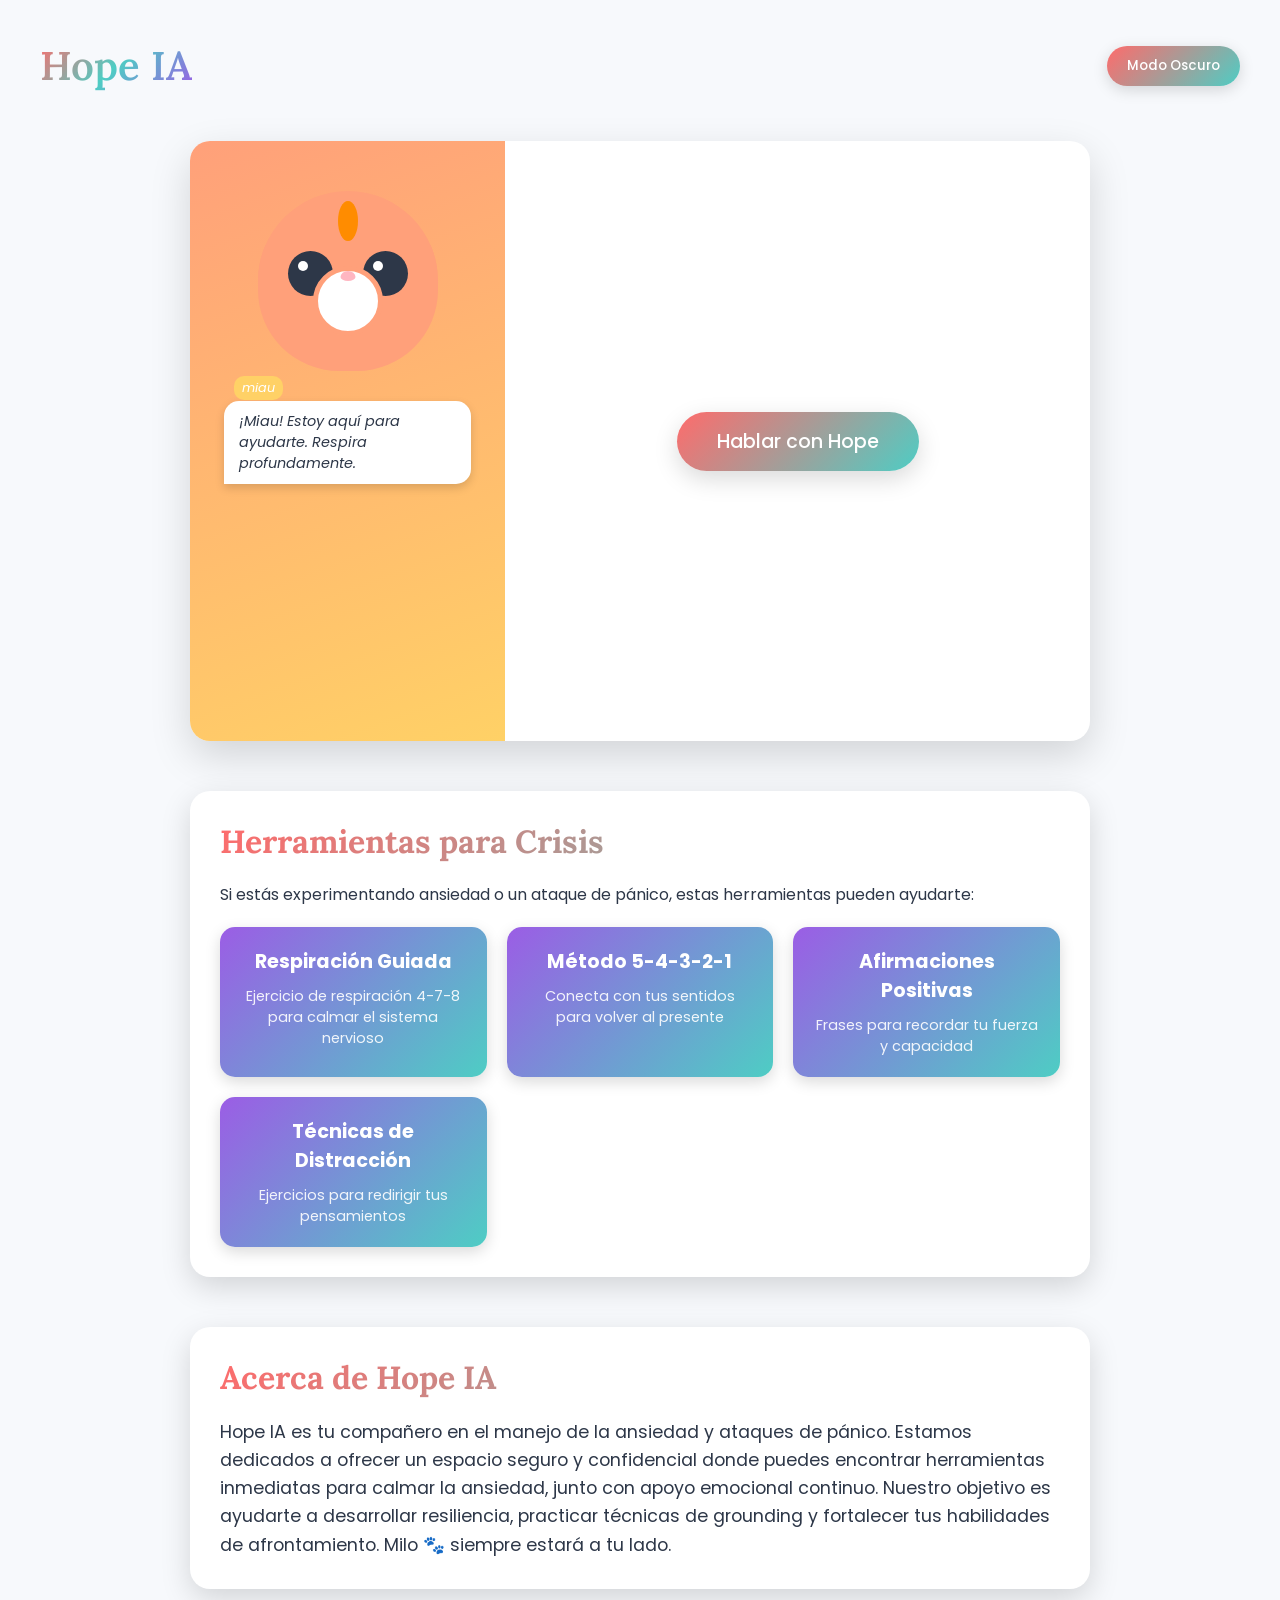
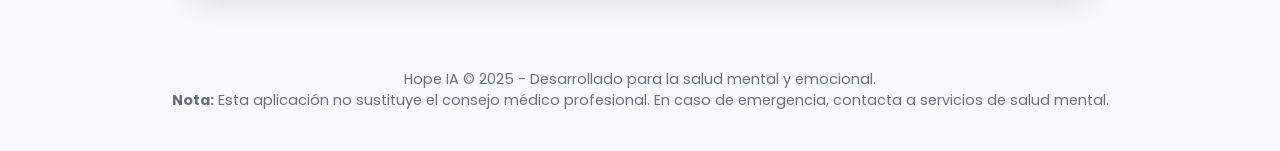
<file: index.html>
<!DOCTYPE html>
<html lang="es">
<head>
    <meta charset="UTF-8">
    <meta name="viewport" content="width=device-width, initial-scale=1.0">
    <title>Hope IA - Asistente para Crisis de Ansiedad</title>
    <link href="https://fonts.googleapis.com/css2?family=Lora:wght@400;500;600&family=Poppins:wght@300;400;500;600&display=swap" rel="stylesheet">
    <style>
        /* --- 1. Variables y Configuración Global --- */
        :root {
            --color-principal: #FF6B6B; /* Rojo vibrante */
            --color-secundario: #4ECDC4; /* Turquesa brillante */
            --color-acento: #FFD166; /* Amarillo vibrante */
            --color-auxiliar: #9B5DE5; /* Púrpura vibrante */
            --color-milo-base: #FFA07A; /* Salmón Claro para el cuerpo de Milo */
            --color-milo-rayas: #FF8C00; /* Naranja Oscuro para rayas */
            --color-milo-blanco: #FFFFFF; /* Blanco para pecho y hocico */
            --color-milo-base-milo: #FFA07A;
            --color-milo-rayas-milo: #FF8C00;
            --color-milo-blanco-milo: #FFFFFF;
            --color-milo-negro-milo: #2D3748;
            --fondo-claro: #F7F9FC;
            --texto-oscuro: #2D3748;
            --sombra: rgba(0, 0, 0, 0.15);
            --transicion: all 0.4s cubic-bezier(0.25, 0.46, 0.45, 0.94);
        }
        .modo-oscuro {
            --color-principal: #FF8A8A;
            --color-secundario: #6CE5E5;
            --color-acento: #FFE166;
            --color-auxiliar: #B18AFF;
            --color-milo-base: #9A634E;
            --color-milo-rayas: #CC8400;
            --color-milo-blanco: #E0E0E0;
            --fondo-claro: #1F2532;
            --texto-oscuro: #E0E0E0;
            --sombra: rgba(0, 0, 0, 0.4);
        }

        * {
            margin: 0;
            padding: 0;
            box-sizing: border-box;
            transition: color var(--transicion), background-color var(--transicion), box-shadow var(--transicion);
        }

        body {
            font-family: 'Poppins', sans-serif;
            background-color: var(--fondo-claro);
            color: var(--texto-oscuro);
            min-height: 100vh;
            display: flex;
            flex-direction: column;
            align-items: center;
            padding: 20px;
        }

        .container {
            width: 100%;
            max-width: 1200px;
            display: flex;
            flex-direction: column;
            align-items: center;
            gap: 30px;
        }

        /* --- 2. Header y Logo --- */
        header {
            display: flex;
            justify-content: space-between;
            align-items: center;
            width: 100%;
            padding: 20px 0;
        }

        .logo {
            display: flex;
            align-items: center;
            gap: 15px;
        }

        .logo h1 {
            font-family: 'Lora', serif;
            font-size: 2.5rem;
            font-weight: 600;
            background: linear-gradient(135deg, var(--color-principal), var(--color-secundario), var(--color-auxiliar));
            -webkit-background-clip: text;
            background-clip: text;
            color: transparent;
        }
        
        /* Botón de Modo Oscuro */
        .modo-toggle {
            background: linear-gradient(135deg, var(--color-principal), var(--color-secundario));
            border: none;
            border-radius: 50px;
            padding: 10px 20px;
            color: white;
            font-family: 'Poppins', sans-serif;
            font-weight: 500;
            cursor: pointer;
            box-shadow: 0 4px 15px var(--sombra);
            display: flex;
            align-items: center;
            gap: 8px;
        }

        .modo-toggle:hover {
            transform: translateY(-2px);
            box-shadow: 0 6px 20px var(--sombra);
        }

        /* --- 3. Contenedor de Chat --- */
        .chat-container {
            width: 100%;
            max-width: 900px;
            height: 600px;
            background: var(--color-milo-blanco);
            border-radius: 20px;
            box-shadow: 0 15px 40px var(--sombra);
            overflow: hidden;
            display: flex;
        }
        .chat-interface{
            height: 100% !important;
        }
        .modo-oscuro .chat-container {
            background: #2D3748;
        }

        /* --- 4. Sidebar de Milo (El Gato) --- */
        .milo-sidebar {
            width: 35%;
            background: linear-gradient(160deg, var(--color-milo-base), var(--color-acento));
            display: flex;
            flex-direction: column;
            align-items: center;
            padding: 20px;
            position: relative;
            overflow: hidden;
        }

        .modo-oscuro .milo-sidebar {
            background: linear-gradient(160deg, var(--color-milo-base), var(--color-acento));
        }

        /* Dibujo de Milo basado en la imagen */
        .milo-character {
            width: 180px;
            height: 180px;
            position: relative;
            margin-top: 30px;
            animation: flotar 4s ease-in-out infinite;
        }
        
        .milo-cuerpo-base {
            position: absolute;
            width: 100%;
            height: 100%;
            background: var(--color-milo-base);
            border-radius: 50%;
            clip-path: polygon(0 30%, 100% 30%, 100% 100%, 0 100%);
        }
        
        .milo-cabeza {
            position: absolute;
            top: 0;
            left: 0;
            width: 100%;
            height: 100%;
            background: var(--color-milo-base-milo);
            border-radius: 50% 50% 45% 45%;
        }

        .milo-oreja-izq, .milo-oreja-der {
            position: absolute;
            width: 40px;
            height: 50px;
            background: var(--color-milo-base-milo);
            border-radius: 50% 50% 0 0;
            top: -15px;
            z-index: -1;
        }
        
        .milo-oreja-izq { left: 15px; transform: rotate(-10deg); }
        .milo-oreja-der { right: 15px; transform: rotate(10deg); }

        .milo-interior-oreja {
            position: absolute;
            width: 20px;
            height: 30px;
            background: var(--color-milo-blanco-milo);
            border-radius: 50% 50% 0 0;
            top: 10px;
            left: 10px;
        }
        
        .milo-oreja-der .milo-interior-oreja { left: 10px; }
        
        /* Rayas */
        .milo-raya-frente {
            position: absolute;
            top: 10px;
            left: 50%;
            transform: translateX(-50%);
            width: 20px;
            height: 40px;
            background: var(--color-milo-rayas);
            border-radius: 50%;
        }
        
        /* Pecho Blanco */
        .milo-pecho {
            position: absolute;
            bottom: 35px;
            left: 50%;
            transform: translateX(-50%);
            width: 70px;
            height: 70px;
            background: var(--color-milo-blanco-milo);
            border-radius: 50%;
            z-index: 1;
            border: 5px solid var(--color-milo-base-milo);
        }

        /* Ojos grandes y negros */
        .milo-ojo-base {
            position: absolute;
            top: 60px;
            width: 45px;
            height: 45px;
            background: var(--color-milo-negro-milo);
            border-radius: 50%;
        }

        .milo-ojo-izq { left: 30px; }
        .milo-ojo-der { right: 30px; }

        /* Brillitos en los ojos */
        .milo-brillo {
            position: absolute;
            top: 10px;
            left: 10px;
            width: 10px;
            height: 10px;
            background: white;
            border-radius: 50%;
        }
        
        .milo-nariz {
            position: absolute;
            top: 80px;
            left: 50%;
            transform: translateX(-50%);
            width: 15px;
            height: 10px;
            background: #FFB6C1; /* Rosa claro */
            border-radius: 50% 50% 50% 50% / 60% 60% 40% 40%;
            z-index: 2;
        }

        .milo-boca {
            position: absolute;
            top: 90px;
            left: 50%;
            transform: translateX(-50%);
            width: 20px;
            height: 10px;
            border-bottom: 2px solid #FF8C00;
            border-radius: 0 0 50% 50%;
        }
        
        .milo-cola {
            position: absolute;
            bottom: 10px;
            right: 10px;
            width: 40px;
            height: 80px;
            background: var(--color-milo-base-milo);
            border-radius: 50% 0 0 50%;
            transform: rotate(-15deg);
            animation: mover-cola 3s ease-in-out infinite;
            z-index: -2;
            border-left: 5px solid var(--color-milo-rayas-milo);
        }

        /* Animaciones */
        @keyframes flotar {
            0%, 100% { transform: translateY(0); }
            50% { transform: translateY(-8px); }
        }

        @keyframes mover-cola {
            0%, 100% { transform: rotate(-15deg); }
            50% { transform: rotate(-5deg); }
        }

        .milo-mensaje {
            background: var(--color-milo-blanco);
            color: var(--texto-oscuro);
            padding: 10px 15px;
            border-radius: 15px 15px 15px 0;
            margin-top: 30px;
            box-shadow: 0 4px 10px var(--sombra);
            position: relative;
            max-width: 90%;
            font-style: italic;
            font-size: 0.9rem;
        }

        .milo-mensaje::before {
            content: "miau";
            position: absolute;
            top: -25px;
            left: 10px;
            background: var(--color-acento);
            color: white;
            padding: 3px 8px;
            border-radius: 10px;
            font-size: 0.8rem;
            animation: flotar-texto 2s infinite;
        }

        .modo-oscuro .milo-mensaje {
            background: #4A5568;
            color: var(--texto-claro);
        }

        @keyframes flotar-texto {
            0%, 100% { transform: translateY(0); opacity: 1; }
            50% { transform: translateY(-5px); opacity: 0.8; }
        }

        /* --- 5. Área de Chat y Mensajes --- */
        .chat-area {
            width: 65%;
            display: flex;
            flex-direction: column;
            padding: 20px;
        }

        .chat-messages-container {
            flex: 1;
            position: relative;
            overflow: hidden;
            margin-bottom: 15px;
            border: 1px solid rgba(0, 0, 0, 0.1);
            border-radius: 10px;
            background: var(--fondo-claro);
            height: 85% !important;
        }

        .chat-messages {
            height: 100%;
            overflow-y: auto;
            padding: 15px;
            display: flex;
            flex-direction: column;
            gap: 15px;
            scroll-behavior: smooth;
        }

        /* Estilos personalizados para la barra de scroll */
        .chat-messages::-webkit-scrollbar {
            width: 12px;
        }

        .chat-messages::-webkit-scrollbar-track {
            background: rgba(0, 0, 0, 0.05);
            border-radius: 10px;
            margin: 5px 0;
        }

        .chat-messages::-webkit-scrollbar-thumb {
            background: var(--color-principal);
            border-radius: 10px;
            border: 2px solid var(--fondo-claro);
        }

        .chat-messages::-webkit-scrollbar-thumb:hover {
            background: var(--color-auxiliar);
        }

        .modo-oscuro .chat-messages::-webkit-scrollbar-track {
            background: rgba(255, 255, 255, 0.05);
        }

        .modo-oscuro .chat-messages::-webkit-scrollbar-thumb {
            border: 2px solid #2D3748;
        }

        .message {
            max-width: 85%;
            padding: 12px 16px;
            border-radius: 15px;
            line-height: 1.5;
            box-shadow: 0 2px 8px rgba(0, 0, 0, 0.1);
            word-wrap: break-word;
            animation: fadeIn 0.3s ease-in;
        }

        @keyframes fadeIn {
            from { opacity: 0; transform: translateY(10px); }
            to { opacity: 1; transform: translateY(0); }
        }

        .user-message {
            align-self: flex-end;
            background: linear-gradient(135deg, var(--color-principal), var(--color-secundario));
            color: white;
            border-radius: 15px 15px 0 15px;
        }

        .hope-message {
            align-self: flex-start;
            background-color: white;
            border: 1px solid rgba(255, 107, 107, 0.3);
            border-radius: 0 15px 15px 15px;
        }

        .modo-oscuro .hope-message {
            background-color: #3A4456;
            color: var(--texto-claro);
            border: 1px solid rgba(255, 138, 138, 0.3);
        }

        .chat-input {
            display: flex;
            gap: 10px;
            padding: 15px 0 0;
            margin-top: 10px;
        }

        .chat-input input {
            flex: 1;
            padding: 12px 18px;
            border: 2px solid var(--color-principal);
            border-radius: 50px;
            background: white;
            box-shadow: inset 0 1px 3px rgba(0, 0, 0, 0.1);
            font-family: 'Poppins', sans-serif;
            color: var(--texto-oscuro);
            font-size: 1rem;
        }

        .modo-oscuro .chat-input input {
            background: #2D3748;
            color: var(--texto-claro);
            border-color: var(--color-principal);
        }

        .chat-input button {
            background: linear-gradient(135deg, var(--color-principal), var(--color-secundario));
            border: none;
            border-radius: 50px;
            padding: 12px 25px;
            color: white;
            font-family: 'Poppins', sans-serif;
            font-weight: 500;
            cursor: pointer;
            box-shadow: 0 4px 15px var(--sombra);
            transition: var(--transicion);
            font-size: 1rem;
        }

        .chat-input button:hover {
            opacity: 0.9;
            transform: translateY(-2px);
            box-shadow: 0 6px 20px var(--sombra);
        }

        .iniciar-chat {
            display: flex;
            justify-content: center;
            align-items: center;
            height: 100%;
        }

        .btn-hablar {
            background: linear-gradient(135deg, var(--color-principal), var(--color-secundario));
            border: none;
            border-radius: 50px;
            padding: 15px 40px;
            color: white;
            font-family: 'Poppins', sans-serif;
            font-size: 1.2rem;
            font-weight: 500;
            cursor: pointer;
            box-shadow: 0 8px 25px var(--sombra);
            transition: var(--transicion);
        }

        .btn-hablar:hover {
            transform: translateY(-3px);
            box-shadow: 0 12px 30px var(--sombra);
        }

        .oculto { display: none !important; }

        /* --- 6. Herramientas de Emergencia --- */
        .herramientas-emergencia {
            width: 100%;
            max-width: 900px;
            background: white;
            border-radius: 20px;
            padding: 30px;
            box-shadow: 0 10px 30px var(--sombra);
            margin-top: 20px;
        }

        .modo-oscuro .herramientas-emergencia {
            background: #2D3748;
            color: var(--texto-claro);
        }

        .herramientas-emergencia h2 {
            font-family: 'Lora', serif;
            font-size: 2rem;
            margin-bottom: 20px;
            background: linear-gradient(135deg, var(--color-principal), var(--color-secundario));
            -webkit-background-clip: text;
            background-clip: text;
            color: transparent;
        }

        .herramientas-grid {
            display: grid;
            grid-template-columns: repeat(auto-fit, minmax(250px, 1fr));
            gap: 20px;
            margin-top: 20px;
        }

        .herramienta {
            background: linear-gradient(135deg, var(--color-auxiliar), var(--color-secundario));
            border-radius: 15px;
            padding: 20px;
            color: white;
            text-align: center;
            cursor: pointer;
            transition: var(--transicion);
            box-shadow: 0 5px 15px var(--sombra);
        }

        .herramienta:hover {
            transform: translateY(-5px);
            box-shadow: 0 10px 20px var(--sombra);
        }

        .herramienta h3 {
            font-size: 1.2rem;
            margin-bottom: 10px;
        }

        .herramienta p {
            font-size: 0.9rem;
            opacity: 0.9;
        }

        /* --- 7. Sobre Nosotros y Footer --- */
        .sobre-nosotros {
            width: 100%;
            max-width: 900px;
            background: white;
            border-radius: 20px;
            padding: 30px;
            box-shadow: 0 10px 30px var(--sombra);
            margin-top: 20px;
        }

        .modo-oscuro .sobre-nosotros {
            background: #2D3748;
            color: var(--texto-claro);
        }

        .sobre-nosotros h2 {
            font-family: 'Lora', serif;
            font-size: 2rem;
            margin-bottom: 20px;
            background: linear-gradient(135deg, var(--color-principal), var(--color-secundario));
            -webkit-background-clip: text;
            background-clip: text;
            color: transparent;
        }

        .sobre-nosotros p {
            line-height: 1.6;
            font-size: 1.1rem;
        }

        footer {
            margin-top: 30px;
            text-align: center;
            color: var(--texto-oscuro);
            font-size: 0.9rem;
            padding: 20px;
            opacity: 0.7;
        }

        .modo-oscuro footer {
            color: var(--texto-claro);
        }

       
        /* --- 9. Estilos para ejercicios --- */
        .ejercicio-activo {
            background: linear-gradient(135deg, var(--color-acento), var(--color-secundario));
            color: white;
            border-radius: 15px;
            padding: 20px;
            margin: 15px 0;
            text-align: center;
            animation: fadeIn 0.5s ease-in;
        }

        .contador-respiracion {
            font-size: 3rem;
            font-weight: bold;
            margin: 20px 0;
            color: var(--color-principal);
            text-shadow: 0 2px 4px rgba(0,0,0,0.2);
        }

        .instrucciones {
            font-size: 1.1rem;
            margin-bottom: 15px;
            font-weight: 500;
        }

        .boton-detener {
            background: var(--color-principal);
            border: none;
            border-radius: 50px;
            padding: 10px 20px;
            color: white;
            font-family: 'Poppins', sans-serif;
            font-weight: 500;
            cursor: pointer;
            margin-top: 10px;
            transition: var(--transicion);
        }

        .boton-detener:hover {
            background: var(--color-auxiliar);
            transform: translateY(-2px);
        }

        /* --- 10. Indicador de scroll --- */
        .scroll-indicator {
            position: absolute;
            bottom: 20px;
            right: 20px;
            background: var(--color-principal);
            color: white;
            width: 40px;
            height: 40px;
            border-radius: 50%;
            display: flex;
            align-items: center;
            justify-content: center;
            cursor: pointer;
            opacity: 0.8;
            transition: var(--transicion);
            z-index: 10;
            box-shadow: 0 4px 12px rgba(0,0,0,0.2);
            font-size: 1.2rem;
        }

        .scroll-indicator:hover {
            opacity: 1;
            transform: scale(1.1);
            background: var(--color-auxiliar);
        }

        /* --- 11. Mensaje de bienvenida --- */
        .mensaje-bienvenida {
            text-align: center;
            padding: 20px;
            color: var(--color-principal);
            font-style: italic;
            border-bottom: 1px solid rgba(0,0,0,0.1);
            margin-bottom: 15px;
        }
    </style>
</head>
<body>
   
    <div class="container">
        <header>
            <div class="logo">
                <div class="logo-img oculto"></div> 
                <h1>Hope IA</h1>
            </div>
            <button class="modo-toggle" id="modoToggle">
                <span id="modoTexto">Modo Oscuro</span>
            </button>
        </header>

        <div class="chat-container">
            <div class="milo-sidebar">
                <div class="milo-character">
                    <div class="milo-cuerpo-base"></div>
                    <div class="milo-cola"></div>
                    <div class="milo-cabeza">
                        <div class="milo-oreja-izq"><div class="milo-interior-oreja"></div></div>
                        <div class="milo-oreja-der"><div class="milo-interior-oreja"></div></div>
                        <div class="milo-raya-frente"></div>
                    </div>
                    <div class="milo-pecho"></div>
                    <div class="milo-ojo-base milo-ojo-izq"><div class="milo-brillo"></div></div>
                    <div class="milo-ojo-base milo-ojo-der"><div class="milo-brillo"></div></div>
                    <div class="milo-nariz"></div>
                    <div class="milo-boca"></div>
                </div>
                <div class="milo-mensaje">
                    ¡Miau! Estoy aquí para ayudarte. Respira profundamente.
                </div>
            </div>
            <div class="chat-area">
                <div class="iniciar-chat" id="iniciarChat">
                    <button class="btn-hablar" id="btnHablar">Hablar con Hope</button>
                </div>
                <div class="chat-interface oculto" id="chatInterface">
                    <div class="chat-messages-container">
                        <div class="chat-messages" id="chatMessages">
                            <div class="mensaje-bienvenida">
                                💬 Conversación con Hope - Puedes hacer scroll libremente
                            </div>
                        </div>
                        <div class="scroll-indicator oculto" id="scrollIndicator" title="Ir al último mensaje">
                            ↓
                        </div>
                    </div>
                    <div class="chat-input">
                        <input type="text" id="mensajeInput" placeholder="Escribe cómo te sientes..." autocomplete="off">
                        <button id="enviarMensaje">Enviar</button>
                    </div>
                </div>
            </div>
        </div>

        <div class="herramientas-emergencia">
            <h2>Herramientas para Crisis</h2>
            <p>Si estás experimentando ansiedad o un ataque de pánico, estas herramientas pueden ayudarte:</p>
            
            <div class="herramientas-grid">
                <div class="herramienta" id="btnRespiracion">
                    <h3>Respiración Guiada</h3>
                    <p>Ejercicio de respiración 4-7-8 para calmar el sistema nervioso</p>
                </div>
                <div class="herramienta" id="btn5Sentidos">
                    <h3>Método 5-4-3-2-1</h3>
                    <p>Conecta con tus sentidos para volver al presente</p>
                </div>
                <div class="herramienta" id="btnAfirmaciones">
                    <h3>Afirmaciones Positivas</h3>
                    <p>Frases para recordar tu fuerza y capacidad</p>
                </div>
                <div class="herramienta" id="btnDistraccion">
                    <h3>Técnicas de Distracción</h3>
                    <p>Ejercicios para redirigir tus pensamientos</p>
                </div>
            </div>
        </div>

        <div class="sobre-nosotros">
            <h2>Acerca de Hope IA</h2>
            <p>
                Hope IA es tu compañero en el manejo de la ansiedad y ataques de pánico. Estamos dedicados a ofrecer un espacio seguro y confidencial donde puedes encontrar herramientas inmediatas para calmar la ansiedad, junto con apoyo emocional continuo. Nuestro objetivo es ayudarte a desarrollar resiliencia, practicar técnicas de grounding y fortalecer tus habilidades de afrontamiento. Milo 🐾 siempre estará a tu lado.
            </p>
        </div>

        <footer>
            <p>Hope IA &copy; 2025 - Desarrollado para la salud mental y emocional.</p>
            <p><strong>Nota:</strong> Esta aplicación no sustituye el consejo médico profesional. En caso de emergencia, contacta a servicios de salud mental.</p>
        </footer>
    </div>

    <script>
        // Elementos del DOM
        const modoToggle = document.getElementById('modoToggle');
        const modoTexto = document.getElementById('modoTexto');
        const btnHablar = document.getElementById('btnHablar');
        const iniciarChat = document.getElementById('iniciarChat');
        const chatInterface = document.getElementById('chatInterface');
        const chatMessages = document.getElementById('chatMessages');
        const mensajeInput = document.getElementById('mensajeInput');
        const enviarMensaje = document.getElementById('enviarMensaje')
        const miloMensajeElement = document.querySelector('.milo-mensaje');
        const scrollIndicator = document.getElementById('scrollIndicator');
        
        // Botones de herramientas
        const btnRespiracion = document.getElementById('btnRespiracion');
        const btn5Sentidos = document.getElementById('btn5Sentidos');
        const btnAfirmaciones = document.getElementById('btnAfirmaciones');
        const btnDistraccion = document.getElementById('btnDistraccion');

        // Variables para ejercicios activos
        let ejercicioActivo = null;
        let autoScroll = true;

        // Alternar modo oscuro/claro
        modoToggle.addEventListener('click', () => {
            document.body.classList.toggle('modo-oscuro');
            const esModoOscuro = document.body.classList.contains('modo-oscuro');
            modoTexto.textContent = esModoOscuro ? 'Modo Claro' : 'Modo Oscuro';
            
            // Forzar redibujado del scroll
            setTimeout(() => {
                chatMessages.scrollTop = chatMessages.scrollTop;
            }, 100);
        });

        // Iniciar chat
        btnHablar.addEventListener('click', () => {
            iniciarChat.classList.add('oculto');
            chatInterface.classList.remove('oculto');
            mensajeInput.focus();
            agregarMensaje('Hope IA', '¡Hola! Soy Hope. Estoy aquí para ayudarte. Si estás experimentando ansiedad o necesitas apoyo, puedes contarme cómo te sientes o usar las herramientas de emergencia. ¿En qué puedo ayudarte hoy?', false);
        });

        // Generar mensaje aleatorio para Milo (acompañamiento)
        function generarMensajeMilo() {
            const mensajes = [
                "¡Miau! Recuerda que esto pasará, eres fuerte.",
                "Tus sentimientos son válidos 🧡 Estoy aquí contigo.",
                "Hope te está escuchando con atención 👂",
                "Respira... es una buena estrategia para empezar.",
                "¡Eres valiente por buscar ayuda!",
                "Miau, te mando un ronroneo de apoyo.",
                "Tómate tu tiempo, no hay prisa.",
                "Estás haciendo lo correcto al cuidar de ti."
            ];
            return mensajes[Math.floor(Math.random() * mensajes.length)];
        }

        // Agregar mensaje al chat
        function agregarMensaje(autor, texto, esUsuario) {
            const mensajeDiv = document.createElement('div');
            mensajeDiv.classList.add('message');
            mensajeDiv.classList.add(esUsuario ? 'user-message' : 'hope-message');
            mensajeDiv.innerHTML = `<strong>${autor}:</strong> ${texto}`;
            chatMessages.appendChild(mensajeDiv);
            
            // Hacer scroll automático al final si está activado
            if (autoScroll) {
                scrollToBottom();
            } else {
                // Mostrar indicador de nuevos mensajes
                scrollIndicator.classList.remove('oculto');
            }
            
            // Actualizar mensaje de Milo tras la respuesta de Hope
            if (!esUsuario) {
                setTimeout(() => {
                    miloMensajeElement.textContent = generarMensajeMilo();
                }, 1000);
            }
        }

        // Función para hacer scroll al final del chat
        function scrollToBottom() {
            chatMessages.scrollTop = chatMessages.scrollHeight;
            scrollIndicator.classList.add('oculto');
        }

        // Detectar cuando el usuario hace scroll manual
        chatMessages.addEventListener('scroll', () => {
            const isAtBottom = chatMessages.scrollHeight - chatMessages.clientHeight <= chatMessages.scrollTop + 50;
            
            if (isAtBottom) {
                autoScroll = true;
                scrollIndicator.classList.add('oculto');
            } else {
                autoScroll = false;
                scrollIndicator.classList.remove('oculto');
            }
        });

        // Botón para ir al último mensaje
        scrollIndicator.addEventListener('click', scrollToBottom);
        
        // Simular respuesta de Hope para ansiedad y pánico
        function simularRespuestaHope(respuesta) {
            agregarMensaje('Hope IA', respuesta, false);
        }

        // Enviar mensaje
        function enviarMensajeUsuario() {
            const mensaje = mensajeInput.value.trim();
            if (mensaje) {
                agregarMensaje('Tú', mensaje, true);
                memory.push({ origen: "Usuario", texto: mensaje }); //memoria
                mensajeInput.value = '';
                
            // call AI instead of a fake delay
            runAI(mensaje);
            }
        }

        enviarMensaje.addEventListener('click', enviarMensajeUsuario);
        mensajeInput.addEventListener('keypress', (e) => {
            if (e.key === 'Enter') {
                e.preventDefault();
                enviarMensajeUsuario();
            }
        });

        // Ejercicio de respiración guiada
        function iniciarRespiracionGuiada() {
            if (ejercicioActivo) detenerEjercicio();
            
            ejercicioActivo = 'respiracion';
            const ejercicioDiv = document.createElement('div');
            ejercicioDiv.classList.add('ejercicio-activo');
            ejercicioDiv.innerHTML = `
                <h3>Respiración 4-7-8 para Calmar la Ansiedad</h3>
                <div class="instrucciones">Inhala por la nariz contando hasta 4...</div>
                <div class="contador-respiracion" id="contadorRespiracion">4</div>
                <div class="instrucciones" id="faseRespiracion">Mantén la respiración</div>
                <button class="boton-detener" id="detenerRespiracion">Detener Ejercicio</button>
            `;
            chatMessages.appendChild(ejercicioDiv);
            
            // Hacer scroll para mostrar el ejercicio
            scrollToBottom();
            
            document.getElementById('detenerRespiracion').addEventListener('click', detenerEjercicio);
            
            // Lógica del ejercicio de respiración
            let fase = 0; // 0: inhalar, 1: mantener, 2: exhalar
            let segundos = 4;
            const contador = document.getElementById('contadorRespiracion');
            const faseElemento = document.getElementById('faseRespiracion');
            
            const intervalo = setInterval(() => {
                if (ejercicioActivo.tipo !== 'respiracion') {
                    clearInterval(intervalo);
                    return;
                }
                
                segundos--;
                contador.textContent = segundos;
                
                if (segundos === 0) {
                    fase++;
                    if (fase === 1) {
                        faseElemento.textContent = "Mantén la respiración...";
                        segundos = 7;
                    } else if (fase === 2) {
                        faseElemento.textContent = "Exhala lentamente...";
                        segundos = 8;
                    } else {
                        fase = 0;
                        faseElemento.textContent = "Inhala profundamente...";
                        segundos = 4;
                    }
                    contador.textContent = segundos;
                }
            }, 1000);
            
            // Guardar referencia para poder detenerlo
            ejercicioActivo = {
                tipo: 'respiracion',
                elemento: ejercicioDiv,
                intervalo: intervalo
            };
        }

        // Ejercicio de los 5 sentidos
        function iniciar5Sentidos() {
            if (ejercicioActivo) detenerEjercicio();
            
            ejercicioActivo = '5sentidos';
            const ejercicioDiv = document.createElement('div');
            ejercicioDiv.classList.add('ejercicio-activo');
            ejercicioDiv.innerHTML = `
                <h3>Método 5-4-3-2-1 para Grounding</h3>
                <div class="instrucciones" id="instruccionSentidos">Nombra 5 cosas que puedes VER a tu alrededor</div>
                <div class="contador-respiracion" id="contadorSentidos">5</div>
                <button class="boton-detener" id="detenerSentidos">Detener Ejercicio</button>
            `;
            chatMessages.appendChild(ejercicioDiv);
            
            // Hacer scroll para mostrar el ejercicio
            scrollToBottom();
            
            document.getElementById('detenerSentidos').addEventListener('click', detenerEjercicio);
            
            const instrucciones = [
                "Nombra 5 cosas que puedes VER a tu alrededor",
                "Nombra 4 cosas que puedes TOCAR o SENTIR",
                "Nombra 3 cosas que puedes OÍR",
                "Nombra 2 cosas que puedes OLER",
                "Nombra 1 cosa que puedes SABOREAR"
            ];
            
            let paso = 0;
            const instruccionElemento = document.getElementById('instruccionSentidos');
            const contador = document.getElementById('contadorSentidos');
            
            const intervalo = setInterval(() => {
                if (ejercicioActivo.tipo !== '5sentidos') {
                    clearInterval(intervalo);
                    return;
                }
                paso++;
                if (paso < instrucciones.length) {
                    instruccionElemento.textContent = instrucciones[paso];
                    contador.textContent = 5 - paso;
                } else {
                    clearInterval(intervalo);
                    instruccionElemento.textContent = "¡Excelente! Has completado el ejercicio. ¿Cómo te sientes ahora?";
                    contador.textContent = "✓";
                }
            }, 10000); // 10 segundos por paso
            
            // Guardar referencia para poder detenerlo
            ejercicioActivo = {
                tipo: '5sentidos',
                elemento: ejercicioDiv,
                intervalo: intervalo
            };
        }

        // Mostrar afirmaciones positivas
        function mostrarAfirmaciones() {
            if (ejercicioActivo) detenerEjercicio();
            
            ejercicioActivo = 'afirmaciones';
            const afirmaciones = [
                "Estoy a salvo en este momento.",
                "Mis sentimientos son válidos y temporales.",
                "Tengo las herramientas para manejar esto.",
                "Soy más fuerte de lo que creo.",
                "Cada respiración me calma.",
                "Esto pasará, como todo pasa.",
                "Merezco paz y tranquilidad.",
                "Puedo superar este momento difícil.",
                "Mi cuerpo sabe cómo calmarse.",
                "Estoy haciendo lo mejor que puedo."
            ];
            
            const ejercicioDiv = document.createElement('div');
            ejercicioDiv.classList.add('ejercicio-activo');
            ejercicioDiv.innerHTML = `
                <h3>Afirmaciones para Momentos Difíciles</h3>
                <div class="instrucciones" id="afirmacionActual">${afirmaciones[0]}</div>
                <div class="contador-respiracion" id="contadorAfirmaciones">1/${afirmaciones.length}</div>
                <button class="boton-detener" id="detenerAfirmaciones">Detener Ejercicio</button>
            `;
            chatMessages.appendChild(ejercicioDiv);
            
            // Hacer scroll para mostrar el ejercicio
            scrollToBottom();
            
            document.getElementById('detenerAfirmaciones').addEventListener('click', detenerEjercicio);
            
            let indice = 0;
            const afirmacionElemento = document.getElementById('afirmacionActual');
            const contador = document.getElementById('contadorAfirmaciones');
            
            const intervalo = setInterval(() => {
                if (ejercicioActivo.tipo !== 'afirmaciones') {
                    clearInterval(intervalo);
                    return;
                }
                
                indice++;
                if (indice < afirmaciones.length) {
                    afirmacionElemento.textContent = afirmaciones[indice];
                    contador.textContent = `${indice + 1}/${afirmaciones.length}`;
                } else {
                    clearInterval(intervalo);
                    afirmacionElemento.textContent = "Espero que estas afirmaciones te hayan ayudado. Recuerda que eres más fuerte de lo que crees.";
                    contador.textContent = "Completado";
                }
            }, 8000); // 8 segundos por afirmación
            
            // Guardar referencia para poder detenerlo
            ejercicioActivo = {
                tipo: 'afirmaciones',
                elemento: ejercicioDiv,
                intervalo: intervalo
            };
        }

        // Mostrar técnicas de distracción
        function mostrarDistraccion() {
            if (ejercicioActivo) detenerEjercicio();
            
            agregarMensaje('Hope IA', 'Aquí tienes algunas técnicas de distracción que pueden ayudarte:', false);
            
            const tecnicas = [
                "Cuenta hacia atrás desde 100 de 3 en 3",
                "Nombra todos los países que conozcas en orden alfabético",
                "Recita las letras de una canción que te guste",
                "Describe en detalle un objeto que tengas cerca",
                "Haz una lista de 10 cosas por las que estés agradecido",
                "Juega a encontrar todos los objetos de un color específico en la habitación"
            ];
            
            tecnicas.forEach((tecnica, index) => {
                setTimeout(() => {
                    agregarMensaje('Hope IA', `${index + 1}. ${tecnica}`, false);
                }, (index + 1) * 1500);
            });
        }

        // Detener cualquier ejercicio activo
        function detenerEjercicio() {
            if (ejercicioActivo) {
                if (ejercicioActivo.intervalo) {
                    clearInterval(ejercicioActivo.intervalo);
                }
                if (ejercicioActivo.elemento) {
                    ejercicioActivo.elemento.remove();
                }
                ejercicioActivo = null;
                agregarMensaje('Hope IA', 'Has detenido el ejercicio. ¿Cómo te sientes ahora?', false);
            }
        }

        // Event listeners para las herramientas
        btnRespiracion.addEventListener('click', iniciarRespiracionGuiada);
        btn5Sentidos.addEventListener('click', iniciar5Sentidos);
        btnAfirmaciones.addEventListener('click', mostrarAfirmaciones);
        btnDistraccion.addEventListener('click', mostrarDistraccion);

        // Inicialización

        // Permitir scroll con rueda del mouse en cualquier parte del chat
        chatMessages.addEventListener('wheel', (e) => {
            // Permitir el scroll natural
        });

        // Asegurar que el chat sea completamente scrollable
        chatMessages.style.overflowY = 'auto';
        chatMessages.style.height = '100%';
    </script>
</body>
<script src="main.js"></script>
</html>
</file>
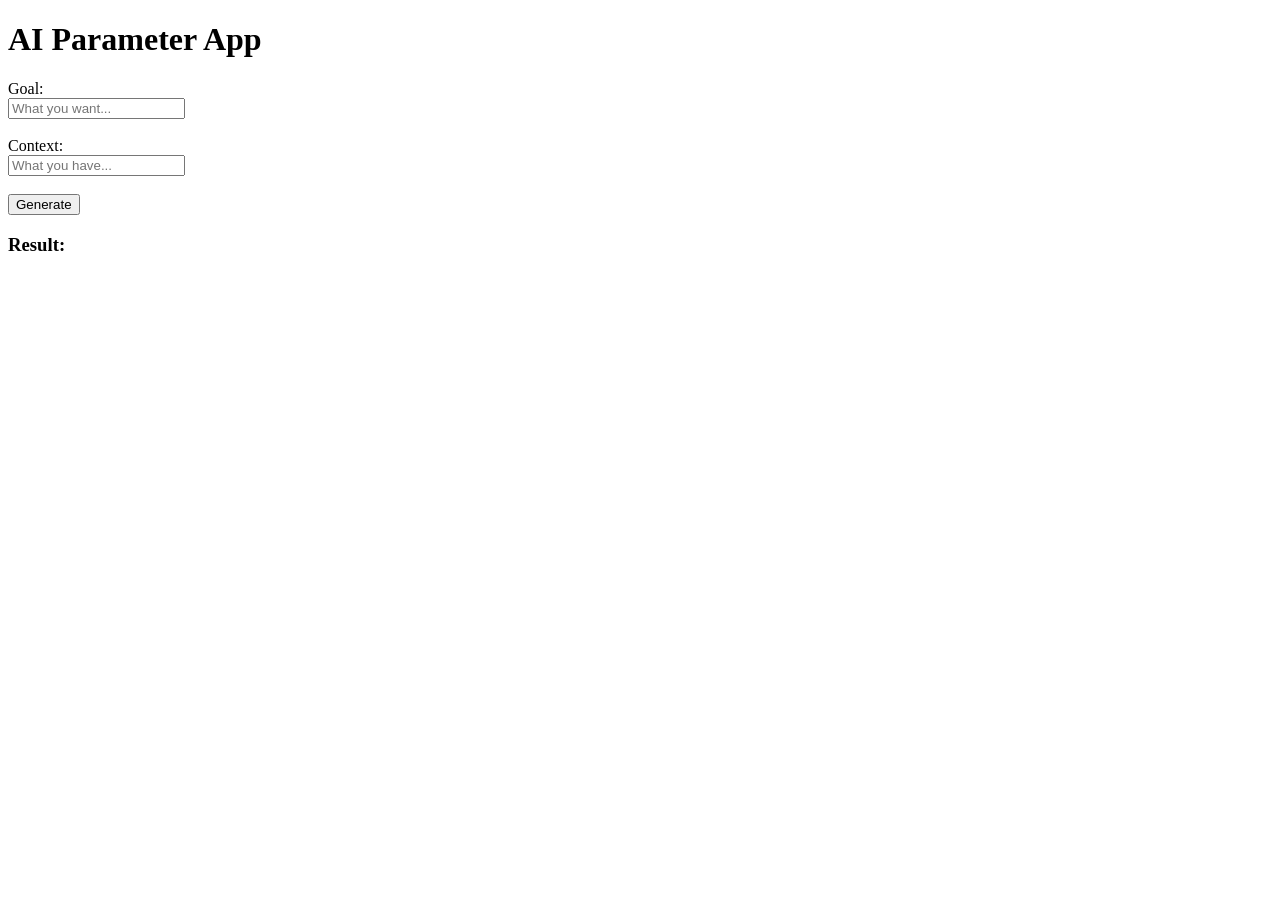
<file: public/index.html>
<!DOCTYPE html>
<html lang="en">
<head>
  <meta charset="UTF-8">
  <title>AI Prompt Generator</title>
</head>
<body>

  <h1>AI Parameter App</h1>

  <label>Goal:</label><br>
  <input id="goal" type="text" placeholder="What you want..." /><br><br>

  <label>Context:</label><br>
  <input id="contextParam" type="text" placeholder="What you have..." /><br><br>

  <button onclick="runAI()">Generate</button>

  <h3>Result:</h3>
  <pre id="output"></pre>

  <script src="main.js"></script>
</body>
</html>
</file>
